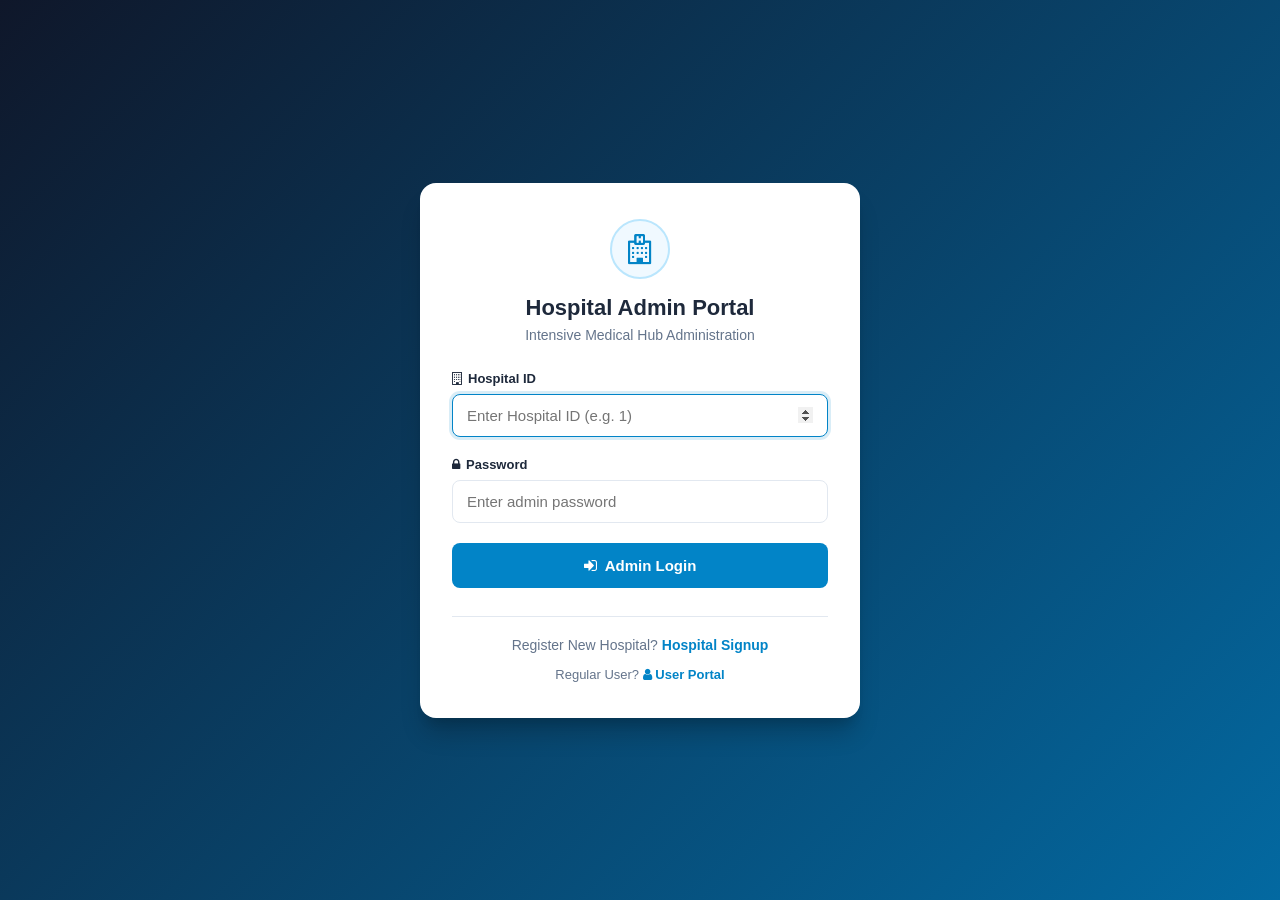
<file: templates/admin/login/adminLogin.html>
<!DOCTYPE html>
<html lang="en">
<head>
  <meta charset="UTF-8">
  <meta name="viewport" content="width=device-width, initial-scale=1.0">
  <title>Admin Login - Intensive Medical Hub</title>
  <link rel="stylesheet" href="https://cdnjs.cloudflare.com/ajax/libs/font-awesome/4.7.0/css/font-awesome.min.css">
  <link rel="stylesheet" href="/static/css/admin-login.css">
</head>
<body>
  <div class="login-container">
    <div class="login-header">
      <div class="brand-logo">
        <i class="fa fa-hospital-o"></i>
      </div>
      <h1>Hospital Admin Portal</h1>
      <p class="subtitle">Intensive Medical Hub Administration</p>
    </div>

    <div id="errorAlert" class="error-alert" style="display: none;">
      <i class="fa fa-exclamation-circle"></i> Invalid Hospital ID or Password. Please try again.
    </div>

    <form action="/admin/login" method="post" class="login-form">
      <div class="form-group">
        <label for="username"><i class="fa fa-building-o"></i> Hospital ID</label>
        <input type="number" id="username" name="username" placeholder="Enter Hospital ID (e.g. 1)" required autofocus>
      </div>

      <div class="form-group">
        <label for="password"><i class="fa fa-lock"></i> Password</label>
        <input type="password" id="password" name="password" placeholder="Enter admin password" required>
      </div>

      <button type="submit" class="btn-primary">
        <i class="fa fa-sign-in"></i> Admin Login
      </button>
    </form>

    <div class="login-footer">
      <p>Register New Hospital? <a href="/admin/signup/adminSignup.html">Hospital Signup</a></p>
      <div class="portal-switch">
        <span>Regular User?</span> <a href="/user/login/userLogin.html"><i class="fa fa-user"></i> User Portal</a>
      </div>
    </div>
  </div>

  <script>
    const urlParams = new URLSearchParams(window.location.search);
    if (urlParams.get('error') === '1') {
      document.getElementById('errorAlert').style.display = 'block';
    }
  </script>
</body>
</html>
</file>
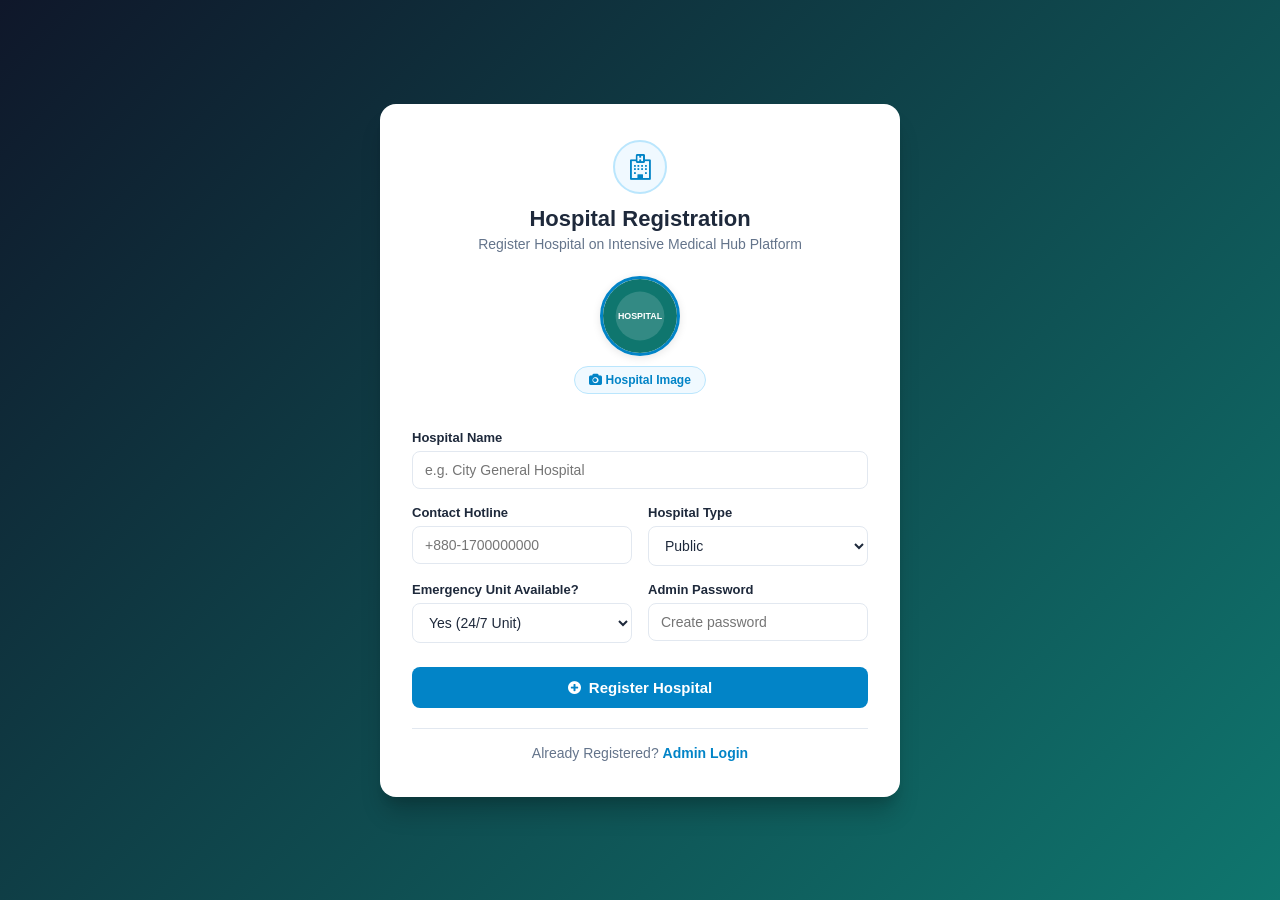
<file: templates/admin/signup/adminSignup.html>
<!DOCTYPE html>
<html lang="en">
<head>
  <meta charset="UTF-8">
  <meta name="viewport" content="width=device-width, initial-scale=1.0">
  <title>Hospital Registration - Intensive Medical Hub</title>
  <link rel="stylesheet" href="https://cdnjs.cloudflare.com/ajax/libs/font-awesome/4.7.0/css/font-awesome.min.css">
  <link rel="stylesheet" href="/static/css/user-signup.css">
</head>
<body>
  <div class="signup-container">
    <div class="signup-header">
      <div class="brand-logo" style="background:#f0f9ff; color:#0284c7; border-color:#bae6fd;">
        <i class="fa fa-hospital-o"></i>
      </div>
      <h1>Hospital Registration</h1>
      <p class="subtitle">Register Hospital on Intensive Medical Hub Platform</p>
    </div>

    <form id="adminSignupForm" class="signup-form">
      <div class="avatar-upload">
        <div class="avatar-preview" style="border-color:#0284c7;">
          <img id="imgPreview" src="/static/images/hospital.svg" alt="Hospital Preview">
        </div>
        <label for="hospitalImage" class="btn-upload" style="background:#f0f9ff; color:#0284c7; border-color:#bae6fd;">
          <i class="fa fa-camera"></i> Hospital Image
        </label>
        <input type="file" id="hospitalImage" name="image" accept="image/*" onchange="previewImage(event)">
      </div>

      <div class="form-group">
        <label for="name">Hospital Name</label>
        <input type="text" id="name" name="name" placeholder="e.g. City General Hospital" required>
      </div>

      <div class="form-row">
        <div class="form-group">
          <label for="contactNo">Contact Hotline</label>
          <input type="text" id="contactNo" name="contact_no" placeholder="+880-1700000000" required>
        </div>
        <div class="form-group">
          <label for="type">Hospital Type</label>
          <select id="type" name="type" required>
            <option value="public">Public</option>
            <option value="private">Private</option>
          </select>
        </div>
      </div>

      <div class="form-row">
        <div class="form-group">
          <label for="emergencyUnits">Emergency Unit Available?</label>
          <select id="emergencyUnits" name="emergency_units" required>
            <option value="1">Yes (24/7 Unit)</option>
            <option value="0">No</option>
          </select>
        </div>
        <div class="form-group">
          <label for="password">Admin Password</label>
          <input type="password" id="password" name="password" placeholder="Create password" required>
        </div>
      </div>

      <button type="button" class="btn-primary" style="background:#0284c7;" onclick="adminSignup()">
        <i class="fa fa-plus-circle"></i> Register Hospital
      </button>
    </form>

    <div class="signup-footer">
      <p>Already Registered? <a href="/admin/login/adminLogin.html" style="color:#0284c7;">Admin Login</a></p>
    </div>
  </div>

  <!-- Success Modal -->
  <div id="successModal" class="modal-overlay" style="display: none;">
    <div class="modal-card">
      <div class="modal-icon" style="color:#0284c7;"><i class="fa fa-check-circle"></i></div>
      <h2>Hospital Registered!</h2>
      <p>Please save your Hospital ID for administrator logins:</p>
      <div class="user-id-badge" style="background:#f0f9ff; border-color:#0284c7;">
        <span>Hospital ID:</span> <strong id="assignedId" style="color:#0284c7;">#000</strong>
      </div>
      <button class="btn-primary" style="background:#0284c7;" onclick="goToLogin()">Proceed to Admin Login</button>
    </div>
  </div>

  <script src="/static/js/admin-signup.js"></script>
</body>
</html>
</file>
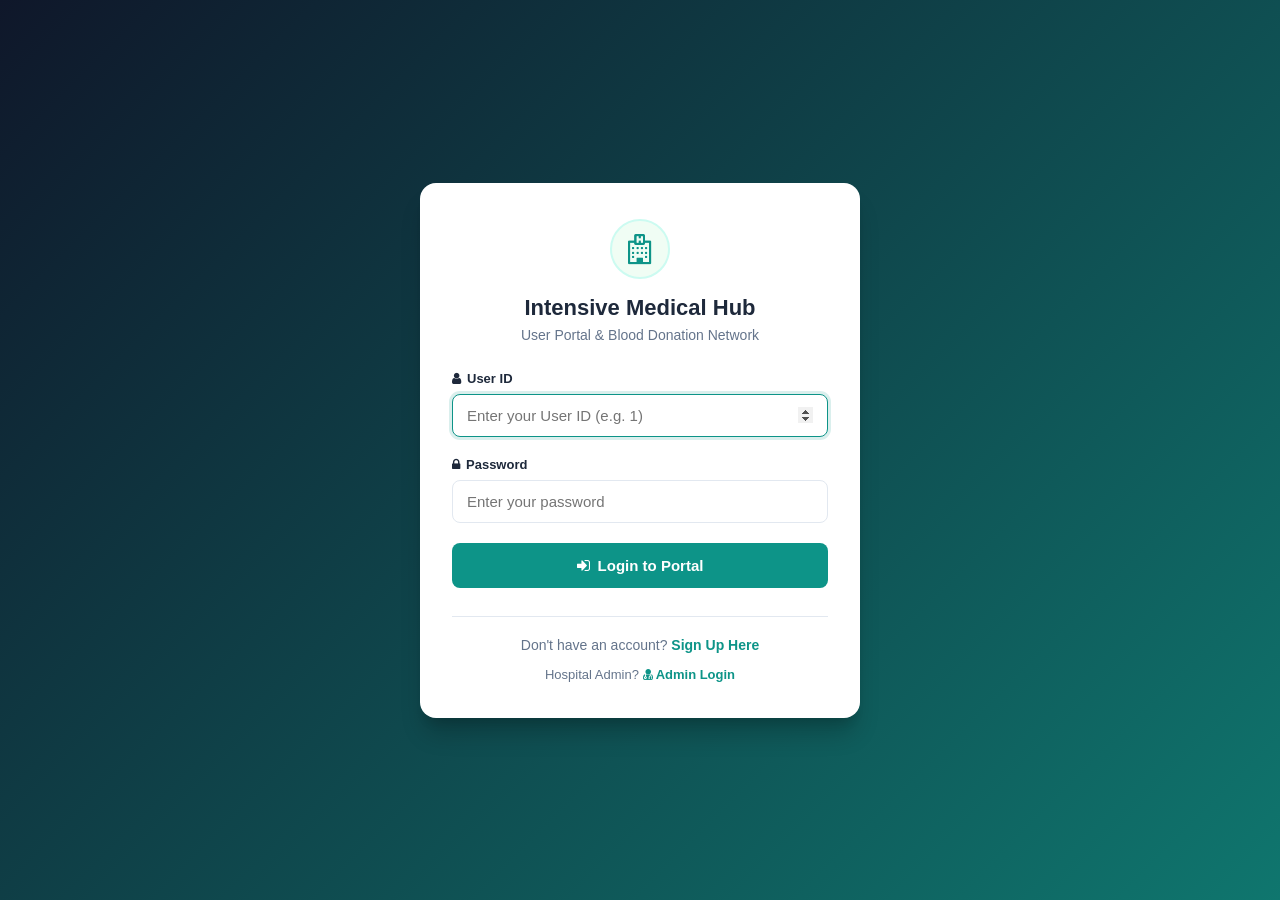
<file: templates/user/login/userLogin.html>
<!DOCTYPE html>
<html lang="en">
<head>
  <meta charset="UTF-8">
  <meta name="viewport" content="width=device-width, initial-scale=1.0">
  <title>User Login - Intensive Medical Hub</title>
  <link rel="stylesheet" href="https://cdnjs.cloudflare.com/ajax/libs/font-awesome/4.7.0/css/font-awesome.min.css">
  <link rel="stylesheet" href="/static/css/user-login.css">
</head>
<body>
  <div class="login-container">
    <div class="login-header">
      <div class="brand-logo">
        <i class="fa fa-hospital-o"></i>
      </div>
      <h1>Intensive Medical Hub</h1>
      <p class="subtitle">User Portal & Blood Donation Network</p>
    </div>

    <div id="errorAlert" class="error-alert" style="display: none;">
      <i class="fa fa-exclamation-circle"></i> Invalid User ID or Password. Please try again.
    </div>

    <form action="/user/login" method="post" class="login-form">
      <div class="form-group">
        <label for="username"><i class="fa fa-user"></i> User ID</label>
        <input type="number" id="username" name="username" placeholder="Enter your User ID (e.g. 1)" required autofocus>
      </div>

      <div class="form-group">
        <label for="password"><i class="fa fa-lock"></i> Password</label>
        <input type="password" id="password" name="password" placeholder="Enter your password" required>
      </div>

      <button type="submit" class="btn-primary">
        <i class="fa fa-sign-in"></i> Login to Portal
      </button>
    </form>

    <div class="login-footer">
      <p>Don't have an account? <a href="/user/signup/userSignup.html">Sign Up Here</a></p>
      <div class="portal-switch">
        <span>Hospital Admin?</span> <a href="/admin/login/adminLogin.html"><i class="fa fa-user-md"></i> Admin Login</a>
      </div>
    </div>
  </div>

  <script>
    // Check for error in query string
    const urlParams = new URLSearchParams(window.location.search);
    if (urlParams.get('error') === '1') {
      document.getElementById('errorAlert').style.display = 'block';
    }
  </script>
</body>
</html>
</file>
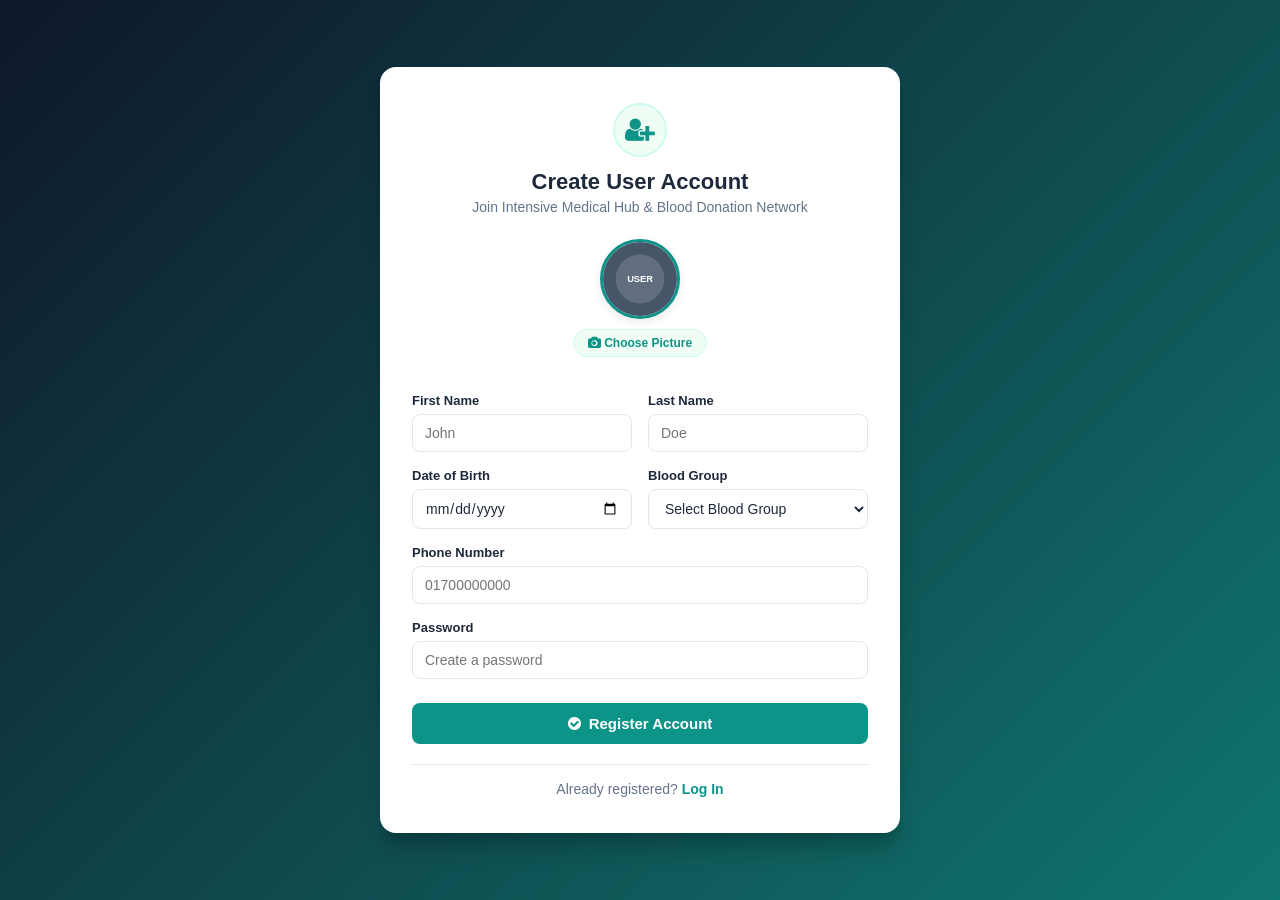
<file: templates/user/signup/userSignup.html>
<!DOCTYPE html>
<html lang="en">
<head>
  <meta charset="UTF-8">
  <meta name="viewport" content="width=device-width, initial-scale=1.0">
  <title>User Registration - Intensive Medical Hub</title>
  <link rel="stylesheet" href="https://cdnjs.cloudflare.com/ajax/libs/font-awesome/4.7.0/css/font-awesome.min.css">
  <link rel="stylesheet" href="/static/css/user-signup.css">
</head>
<body>
  <div class="signup-container">
    <div class="signup-header">
      <div class="brand-logo"><i class="fa fa-user-plus"></i></div>
      <h1>Create User Account</h1>
      <p class="subtitle">Join Intensive Medical Hub & Blood Donation Network</p>
    </div>

    <form id="signupForm" class="signup-form">
      <div class="avatar-upload">
        <div class="avatar-preview">
          <img id="imgPreview" src="/static/images/profile.svg" alt="Profile Preview">
        </div>
        <label for="profilePicture" class="btn-upload"><i class="fa fa-camera"></i> Choose Picture</label>
        <input type="file" id="profilePicture" name="profile_picture" accept="image/*" onchange="previewImage(event)">
      </div>

      <div class="form-row">
        <div class="form-group">
          <label for="firstName">First Name</label>
          <input type="text" id="firstName" name="first_name" placeholder="John" required>
        </div>
        <div class="form-group">
          <label for="lastName">Last Name</label>
          <input type="text" id="lastName" name="last_name" placeholder="Doe" required>
        </div>
      </div>

      <div class="form-row">
        <div class="form-group">
          <label for="dob">Date of Birth</label>
          <input type="date" id="dob" name="dob" required>
        </div>
        <div class="form-group">
          <label for="bloodGroup">Blood Group</label>
          <select id="bloodGroup" name="blood_group" required>
            <option value="">Select Blood Group</option>
            <option value="A+">A+</option>
            <option value="A-">A-</option>
            <option value="B+">B+</option>
            <option value="B-">B-</option>
            <option value="AB+">AB+</option>
            <option value="AB-">AB-</option>
            <option value="O+">O+</option>
            <option value="O-">O-</option>
          </select>
        </div>
      </div>

      <div class="form-group">
        <label for="phoneNumber">Phone Number</label>
        <input type="tel" id="phoneNumber" name="phone_number" placeholder="01700000000" oninput="this.value = this.value.replace(/[^0-9]/g, '')" required>
      </div>

      <div class="form-group">
        <label for="password">Password</label>
        <input type="password" id="password" name="password" placeholder="Create a password" required>
      </div>

      <button type="button" class="btn-primary" onclick="signup()">
        <i class="fa fa-check-circle"></i> Register Account
      </button>
    </form>

    <div class="signup-footer">
      <p>Already registered? <a href="/user/login/userLogin.html">Log In</a></p>
    </div>
  </div>

  <!-- Success Modal -->
  <div id="successModal" class="modal-overlay" style="display: none;">
    <div class="modal-card">
      <div class="modal-icon"><i class="fa fa-check-circle"></i></div>
      <h2>Registration Successful!</h2>
      <p>Your account has been created. Please save your User ID for future logins:</p>
      <div class="user-id-badge">
        <span>User ID:</span> <strong id="assignedId">#000</strong>
      </div>
      <button class="btn-primary" onclick="goToLogin()">Proceed to Login</button>
    </div>
  </div>

  <script src="/static/js/user-signup.js"></script>
</body>
</html>
</file>
<file: static/css/admin-login.css>
:root {
  --primary: #0284c7;
  --primary-hover: #0369a1;
  --bg-gradient: linear-gradient(135deg, #0f172a 0%, #0369a1 100%);
  --card-bg: #ffffff;
  --text-main: #1e293b;
  --text-muted: #64748b;
  --border: #e2e8f0;
}

* {
  box-sizing: border-box;
  margin: 0;
  padding: 0;
  font-family: -apple-system, BlinkMacSystemFont, "Segoe UI", Roboto, Helvetica, Arial, sans-serif;
}

body {
  min-height: 100vh;
  background: var(--bg-gradient);
  display: flex;
  align-items: center;
  justify-content: center;
  padding: 20px;
}

.login-container {
  background: var(--card-bg);
  width: 100%;
  max-width: 440px;
  border-radius: 16px;
  box-shadow: 0 20px 25px -5px rgba(0, 0, 0, 0.2), 0 10px 10px -5px rgba(0, 0, 0, 0.1);
  padding: 36px 32px;
}

.login-header {
  text-align: center;
  margin-bottom: 28px;
}

.brand-logo {
  width: 60px;
  height: 60px;
  background: #f0f9ff;
  color: var(--primary);
  font-size: 30px;
  display: flex;
  align-items: center;
  justify-content: center;
  border-radius: 50%;
  margin: 0 auto 16px;
  border: 2px solid #bae6fd;
}

.login-header h1 {
  font-size: 22px;
  font-weight: 700;
  color: var(--text-main);
  margin-bottom: 6px;
}

.subtitle {
  font-size: 14px;
  color: var(--text-muted);
}

.error-alert {
  background: #fef2f2;
  color: #991b1b;
  padding: 12px 16px;
  border-radius: 8px;
  border: 1px solid #fecaca;
  font-size: 14px;
  margin-bottom: 20px;
  display: flex;
  align-items: center;
  gap: 8px;
}

.login-form {
  display: flex;
  flex-direction: column;
  gap: 20px;
}

.form-group {
  display: flex;
  flex-direction: column;
  gap: 8px;
}

.form-group label {
  font-size: 13px;
  font-weight: 600;
  color: var(--text-main);
  display: flex;
  align-items: center;
  gap: 6px;
}

.form-group input {
  width: 100%;
  padding: 12px 14px;
  border: 1.5px solid var(--border);
  border-radius: 8px;
  font-size: 15px;
  color: var(--text-main);
  outline: none;
}

.form-group input:focus {
  border-color: var(--primary);
  box-shadow: 0 0 0 3px rgba(2, 132, 199, 0.15);
}

.btn-primary {
  background: var(--primary);
  color: #ffffff;
  border: none;
  padding: 14px;
  font-size: 15px;
  font-weight: 600;
  border-radius: 8px;
  cursor: pointer;
  transition: background 0.2s ease;
  display: flex;
  align-items: center;
  justify-content: center;
  gap: 8px;
}

.btn-primary:hover {
  background: var(--primary-hover);
}

.login-footer {
  margin-top: 28px;
  padding-top: 20px;
  border-top: 1px solid var(--border);
  text-align: center;
  font-size: 14px;
  color: var(--text-muted);
}

.login-footer a {
  color: var(--primary);
  text-decoration: none;
  font-weight: 600;
}

.portal-switch {
  margin-top: 14px;
  font-size: 13px;
}
</file>
<file: static/css/user-signup.css>
:root {
  --primary: #0d9488;
  --primary-hover: #0f766e;
  --bg-gradient: linear-gradient(135deg, #0f172a 0%, #0f766e 100%);
  --card-bg: #ffffff;
  --text-main: #1e293b;
  --text-muted: #64748b;
  --border: #e2e8f0;
}

* {
  box-sizing: border-box;
  margin: 0;
  padding: 0;
  font-family: -apple-system, BlinkMacSystemFont, "Segoe UI", Roboto, Helvetica, Arial, sans-serif;
}

body {
  min-height: 100vh;
  background: var(--bg-gradient);
  display: flex;
  align-items: center;
  justify-content: center;
  padding: 30px 20px;
}

.signup-container {
  background: var(--card-bg);
  width: 100%;
  max-width: 520px;
  border-radius: 16px;
  box-shadow: 0 20px 25px -5px rgba(0, 0, 0, 0.2), 0 10px 10px -5px rgba(0, 0, 0, 0.1);
  padding: 36px 32px;
}

.signup-header {
  text-align: center;
  margin-bottom: 24px;
}

.brand-logo {
  width: 54px;
  height: 54px;
  background: #f0fdf4;
  color: var(--primary);
  font-size: 26px;
  display: flex;
  align-items: center;
  justify-content: center;
  border-radius: 50%;
  margin: 0 auto 12px;
  border: 2px solid #ccfbf1;
}

.signup-header h1 {
  font-size: 22px;
  font-weight: 700;
  color: var(--text-main);
  margin-bottom: 4px;
}

.subtitle {
  font-size: 14px;
  color: var(--text-muted);
}

.avatar-upload {
  display: flex;
  flex-direction: column;
  align-items: center;
  gap: 10px;
  margin-bottom: 20px;
}

.avatar-preview {
  width: 80px;
  height: 80px;
  border-radius: 50%;
  overflow: hidden;
  border: 3px solid var(--primary);
  box-shadow: 0 2px 8px rgba(0,0,0,0.1);
}

.avatar-preview img {
  width: 100%;
  height: 100%;
  object-fit: cover;
}

.btn-upload {
  font-size: 12px;
  font-weight: 600;
  color: var(--primary);
  background: #f0fdf4;
  padding: 6px 14px;
  border-radius: 20px;
  cursor: pointer;
  border: 1px solid #ccfbf1;
  transition: all 0.2s ease;
}

.btn-upload:hover {
  background: #ccfbf1;
}

.avatar-upload input[type="file"] {
  display: none;
}

.signup-form {
  display: flex;
  flex-direction: column;
  gap: 16px;
}

.form-row {
  display: flex;
  gap: 16px;
}

.form-row .form-group {
  flex: 1;
}

.form-group {
  display: flex;
  flex-direction: column;
  gap: 6px;
}

.form-group label {
  font-size: 13px;
  font-weight: 600;
  color: var(--text-main);
}

.form-group input, .form-group select {
  width: 100%;
  padding: 10px 12px;
  border: 1.5px solid var(--border);
  border-radius: 8px;
  font-size: 14px;
  color: var(--text-main);
  outline: none;
  background: #ffffff;
}

.form-group input:focus, .form-group select:focus {
  border-color: var(--primary);
  box-shadow: 0 0 0 3px rgba(13, 148, 136, 0.15);
}

.btn-primary {
  background: var(--primary);
  color: #ffffff;
  border: none;
  padding: 12px;
  font-size: 15px;
  font-weight: 600;
  border-radius: 8px;
  cursor: pointer;
  margin-top: 8px;
  transition: background 0.2s ease;
  display: flex;
  align-items: center;
  justify-content: center;
  gap: 8px;
}

.btn-primary:hover {
  background: var(--primary-hover);
}

.signup-footer {
  margin-top: 20px;
  padding-top: 16px;
  border-top: 1px solid var(--border);
  text-align: center;
  font-size: 14px;
  color: var(--text-muted);
}

.signup-footer a {
  color: var(--primary);
  text-decoration: none;
  font-weight: 600;
}

.modal-overlay {
  position: fixed;
  top: 0; left: 0; right: 0; bottom: 0;
  background: rgba(15, 23, 42, 0.7);
  backdrop-filter: blur(4px);
  display: flex;
  align-items: center;
  justify-content: center;
  z-index: 1000;
}

.modal-card {
  background: #ffffff;
  padding: 32px;
  border-radius: 16px;
  max-width: 400px;
  width: 90%;
  text-align: center;
  box-shadow: 0 25px 50px -12px rgba(0, 0, 0, 0.25);
}

.modal-icon {
  font-size: 48px;
  color: var(--primary);
  margin-bottom: 12px;
}

.modal-card h2 {
  font-size: 20px;
  margin-bottom: 8px;
  color: var(--text-main);
}

.modal-card p {
  font-size: 14px;
  color: var(--text-muted);
  margin-bottom: 16px;
}

.user-id-badge {
  background: #f0fdf4;
  border: 2px dashed var(--primary);
  padding: 12px;
  border-radius: 8px;
  font-size: 18px;
  margin-bottom: 20px;
}

.user-id-badge strong {
  color: var(--primary);
}
</file>
<file: static/css/user-login.css>
:root {
  --primary: #0d9488;
  --primary-hover: #0f766e;
  --bg-gradient: linear-gradient(135deg, #0f172a 0%, #0f766e 100%);
  --card-bg: #ffffff;
  --text-main: #1e293b;
  --text-muted: #64748b;
  --border: #e2e8f0;
  --danger: #ef4444;
}

* {
  box-sizing: border-box;
  margin: 0;
  padding: 0;
  font-family: -apple-system, BlinkMacSystemFont, "Segoe UI", Roboto, Helvetica, Arial, sans-serif;
}

body {
  min-height: 100vh;
  background: var(--bg-gradient);
  display: flex;
  align-items: center;
  justify-content: center;
  padding: 20px;
}

.login-container {
  background: var(--card-bg);
  width: 100%;
  max-width: 440px;
  border-radius: 16px;
  box-shadow: 0 20px 25px -5px rgba(0, 0, 0, 0.2), 0 10px 10px -5px rgba(0, 0, 0, 0.1);
  padding: 36px 32px;
}

.login-header {
  text-align: center;
  margin-bottom: 28px;
}

.brand-logo {
  width: 60px;
  height: 60px;
  background: #f0fdf4;
  color: var(--primary);
  font-size: 30px;
  display: flex;
  align-items: center;
  justify-content: center;
  border-radius: 50%;
  margin: 0 auto 16px;
  border: 2px solid #ccfbf1;
}

.login-header h1 {
  font-size: 22px;
  font-weight: 700;
  color: var(--text-main);
  margin-bottom: 6px;
}

.subtitle {
  font-size: 14px;
  color: var(--text-muted);
}

.error-alert {
  background: #fef2f2;
  color: #991b1b;
  padding: 12px 16px;
  border-radius: 8px;
  border: 1px solid #fecaca;
  font-size: 14px;
  margin-bottom: 20px;
  display: flex;
  align-items: center;
  gap: 8px;
}

.login-form {
  display: flex;
  flex-direction: column;
  gap: 20px;
}

.form-group {
  display: flex;
  flex-direction: column;
  gap: 8px;
}

.form-group label {
  font-size: 13px;
  font-weight: 600;
  color: var(--text-main);
  display: flex;
  align-items: center;
  gap: 6px;
}

.form-group input {
  width: 100%;
  padding: 12px 14px;
  border: 1.5px solid var(--border);
  border-radius: 8px;
  font-size: 15px;
  color: var(--text-main);
  outline: none;
  transition: all 0.2s ease;
}

.form-group input:focus {
  border-color: var(--primary);
  box-shadow: 0 0 0 3px rgba(13, 148, 136, 0.15);
}

.btn-primary {
  background: var(--primary);
  color: #ffffff;
  border: none;
  padding: 14px;
  font-size: 15px;
  font-weight: 600;
  border-radius: 8px;
  cursor: pointer;
  transition: background 0.2s ease;
  display: flex;
  align-items: center;
  justify-content: center;
  gap: 8px;
}

.btn-primary:hover {
  background: var(--primary-hover);
}

.login-footer {
  margin-top: 28px;
  padding-top: 20px;
  border-top: 1px solid var(--border);
  text-align: center;
  font-size: 14px;
  color: var(--text-muted);
}

.login-footer a {
  color: var(--primary);
  text-decoration: none;
  font-weight: 600;
}

.login-footer a:hover {
  text-decoration: underline;
}

.portal-switch {
  margin-top: 14px;
  font-size: 13px;
}
</file>
